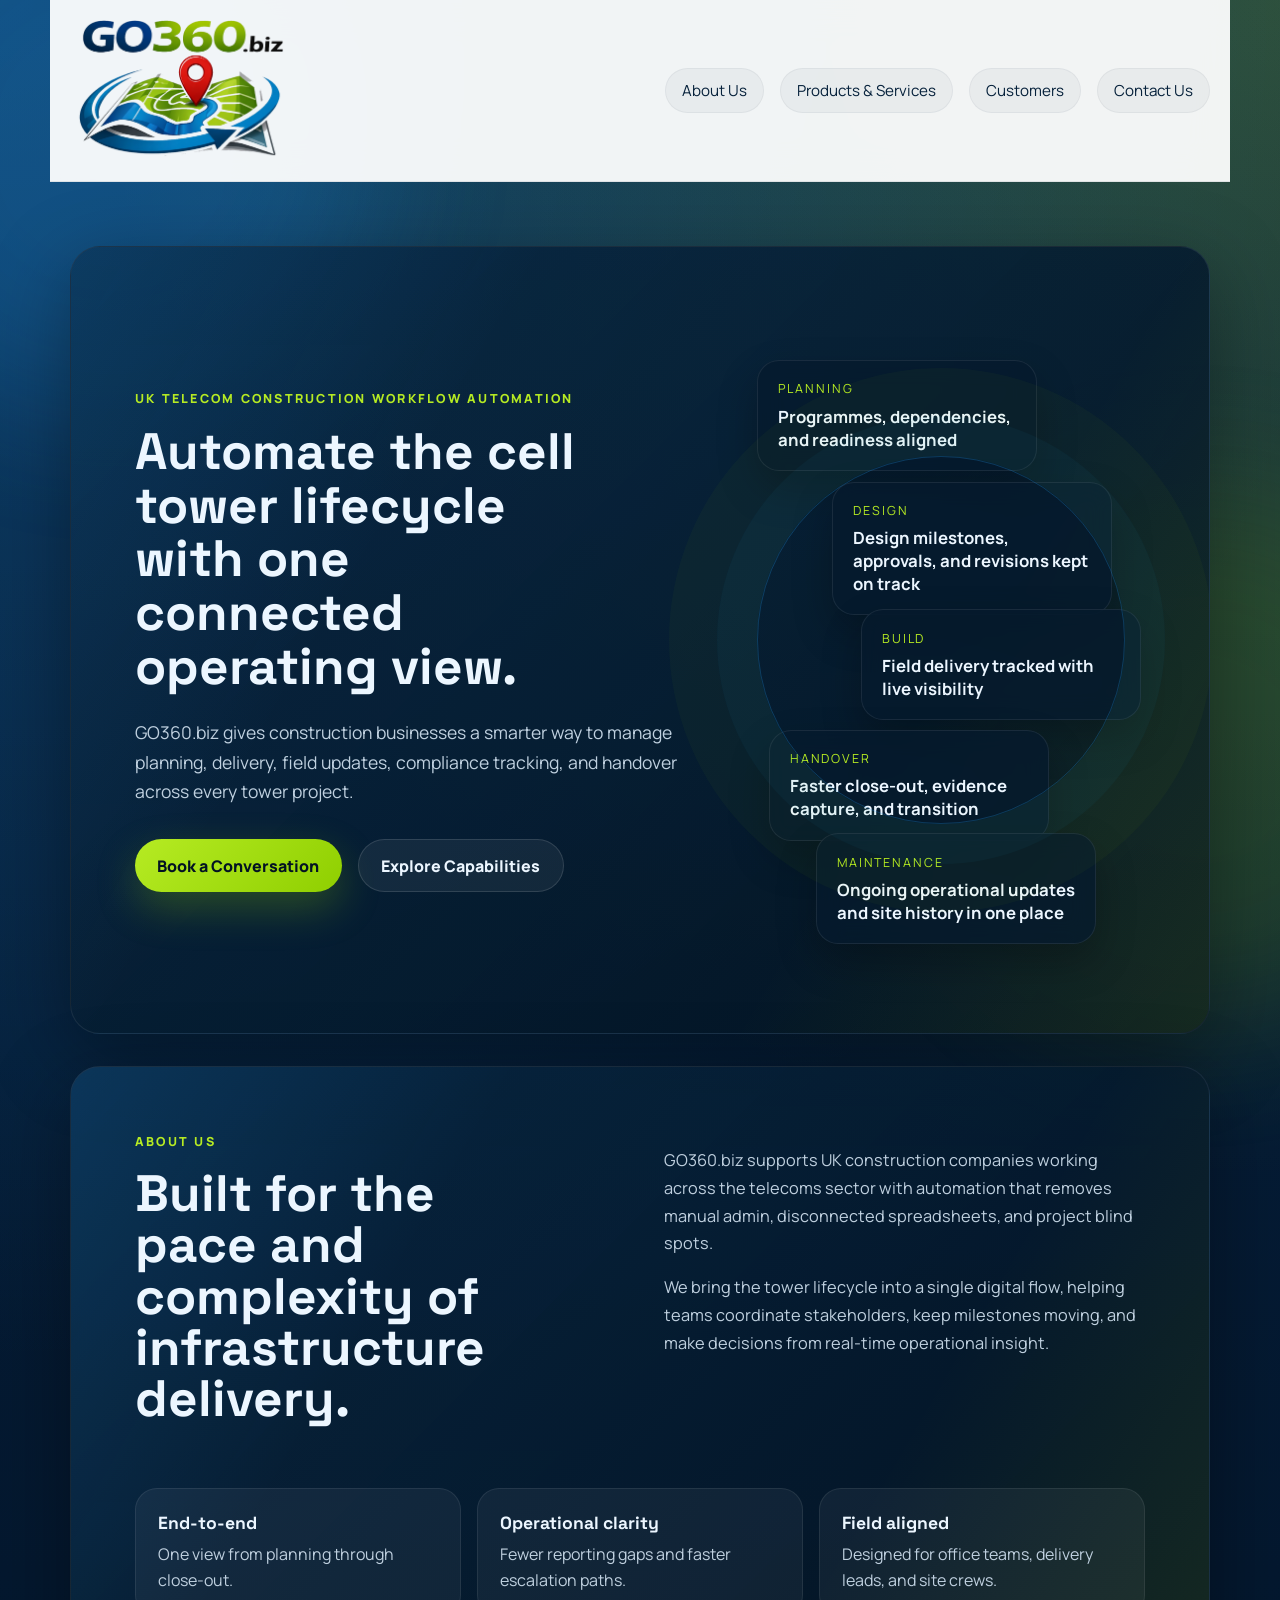
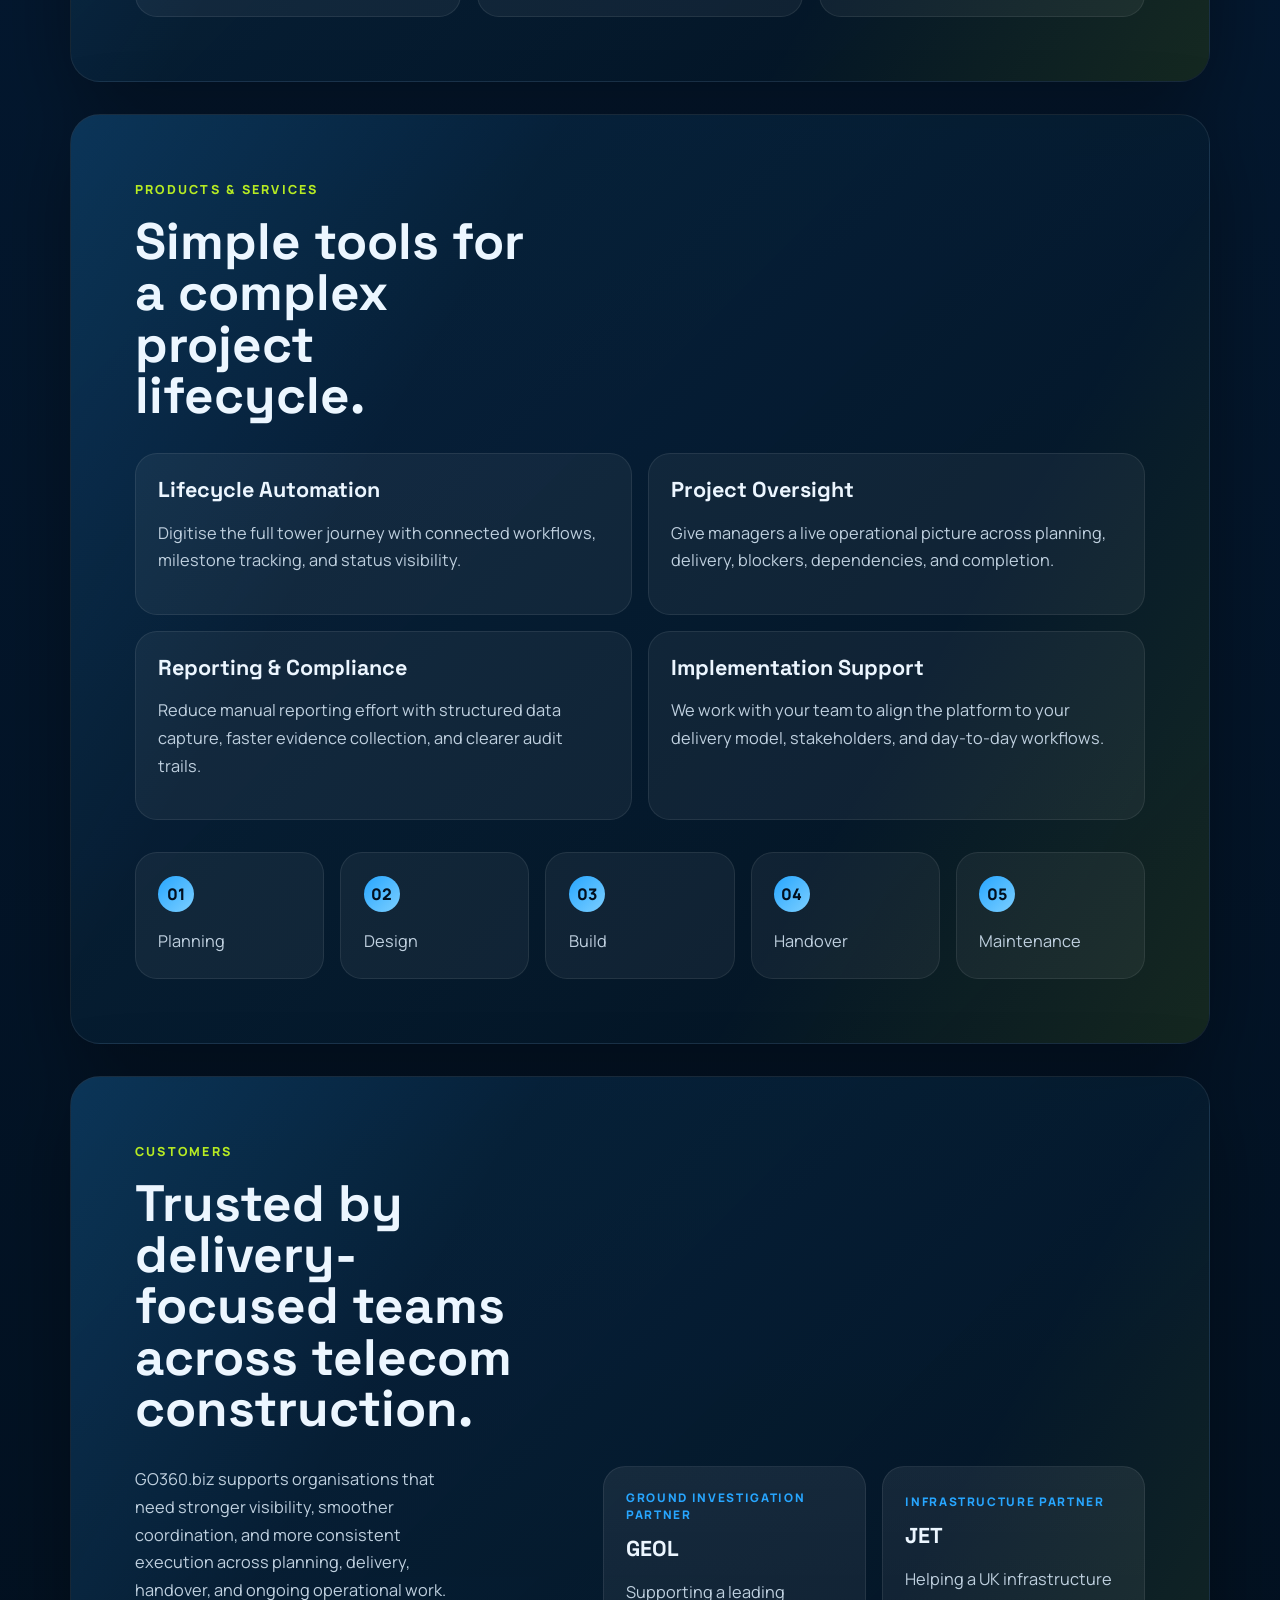
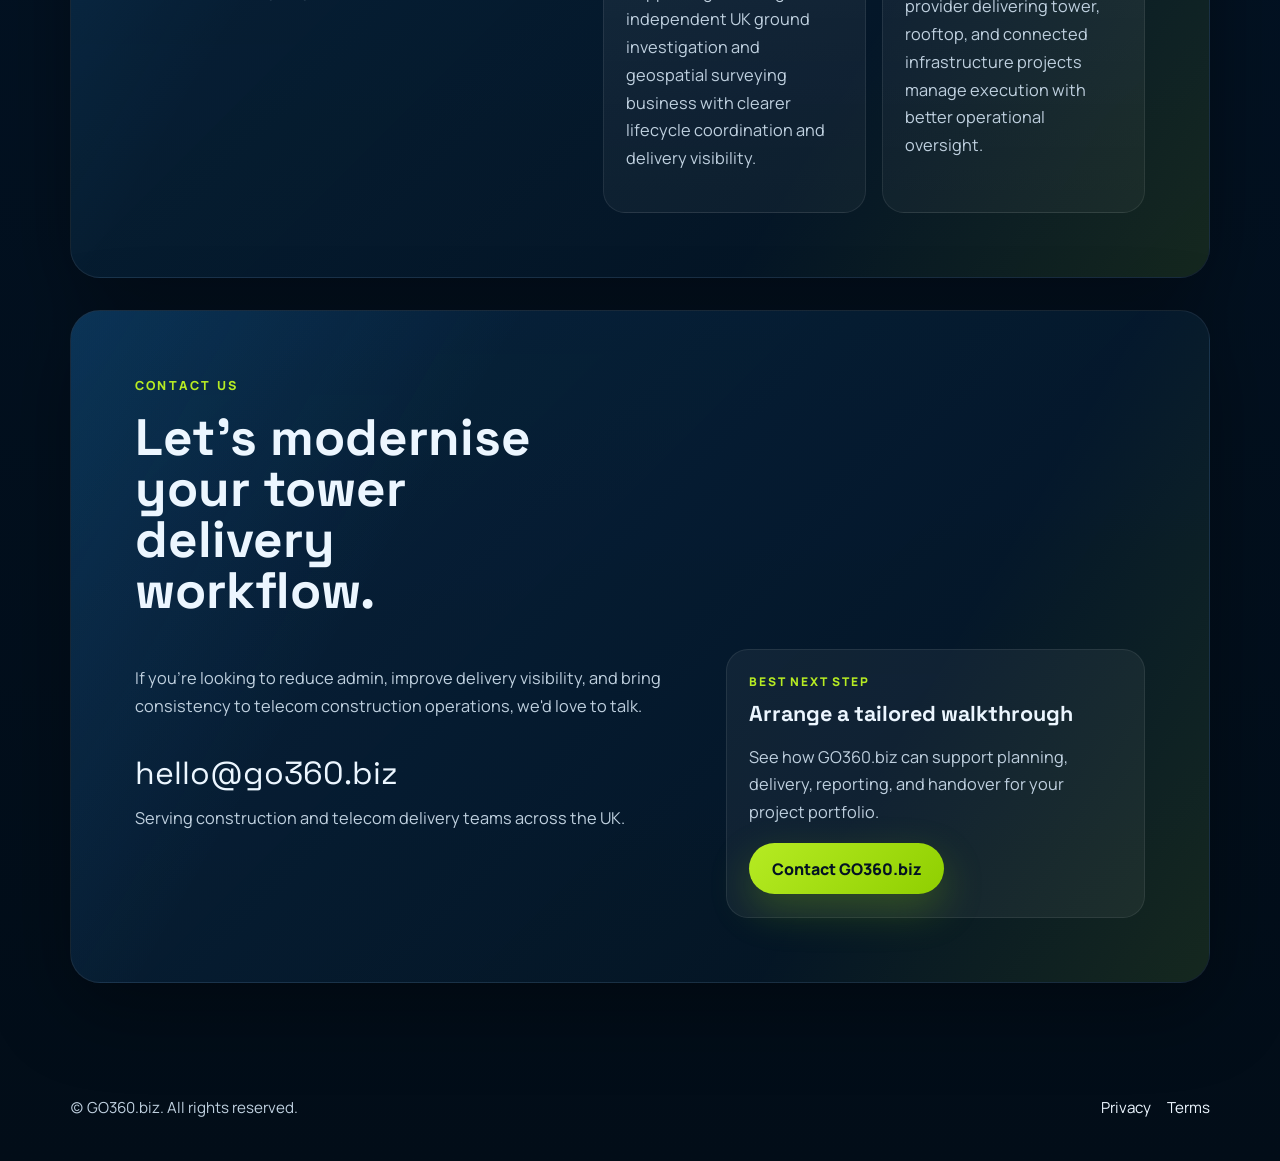
<file: index.html>
<!DOCTYPE html>
<html lang="en">
<head>
  <meta charset="UTF-8">
  <meta name="viewport" content="width=device-width, initial-scale=1.0">
  <title>GO360.biz | Cell Tower Lifecycle Automation</title>
  <meta
    name="description"
    content="GO360.biz helps UK construction teams automate the cell tower lifecycle, from planning and delivery through reporting and close-out."
  >
  <link rel="preconnect" href="https://fonts.googleapis.com">
  <link rel="preconnect" href="https://fonts.gstatic.com" crossorigin>
  <link href="https://fonts.googleapis.com/css2?family=Manrope:wght@400;500;700;800&family=Space+Grotesk:wght@500;700&display=swap" rel="stylesheet">
  <link rel="stylesheet" href="styles.css">
</head>
<body>
  <div class="page-shell">
    <div class="progress-bar" aria-hidden="true"></div>

    <header class="site-header">
      <a class="brand" href="#top" aria-label="GO360.biz home">
        <img src="assets/go360.png" alt="GO360.biz logo">
      </a>

      <nav class="site-nav" aria-label="Primary">
        <a href="#about">About Us</a>
        <a href="#products">Products &amp; Services</a>
        <a href="#customers">Customers</a>
        <a href="#contact">Contact Us</a>
      </nav>
    </header>

    <main id="top">
      <section class="hero section-panel" data-reveal>
        <div class="hero-copy">
          <p class="eyebrow">UK telecom construction workflow automation</p>
          <h1 class="hero-title">Automate the cell tower lifecycle with one connected operating view.</h1>
          <p class="hero-text">
            GO360.biz gives construction businesses a smarter way to manage planning,
            delivery, field updates, compliance tracking, and handover across every tower project.
          </p>
          <div class="hero-actions">
            <a class="button button-primary" href="#contact">Book a Conversation</a>
            <a class="button button-secondary" href="#products">Explore Capabilities</a>
          </div>
        </div>

        <div class="hero-visual" aria-hidden="true">
          <div class="signal-card signal-card-top">
            <span>Planning</span>
            <strong>Programmes, dependencies, and readiness aligned</strong>
          </div>
          <div class="signal-card signal-card-design">
            <span>Design</span>
            <strong>Design milestones, approvals, and revisions kept on track</strong>
          </div>
          <div class="signal-card signal-card-mid">
            <span>Build</span>
            <strong>Field delivery tracked with live visibility</strong>
          </div>
          <div class="signal-card signal-card-bottom">
            <span>Handover</span>
            <strong>Faster close-out, evidence capture, and transition</strong>
          </div>
          <div class="signal-card signal-card-maintenance">
            <span>Maintenance</span>
            <strong>Ongoing operational updates and site history in one place</strong>
          </div>
          <div class="hero-rings"></div>
        </div>
      </section>

      <section id="about" class="section-panel story-grid" data-reveal>
        <div class="section-heading">
          <p class="eyebrow">About Us</p>
          <h2>Built for the pace and complexity of infrastructure delivery.</h2>
        </div>

        <div class="story-copy">
          <p>
            GO360.biz supports UK construction companies working across the telecoms sector with
            automation that removes manual admin, disconnected spreadsheets, and project blind spots.
          </p>
          <p>
            We bring the tower lifecycle into a single digital flow, helping teams coordinate stakeholders,
            keep milestones moving, and make decisions from real-time operational insight.
          </p>
        </div>

        <div class="stats-grid">
          <article class="stat-card">
            <strong>End-to-end</strong>
            <span>One view from planning through close-out.</span>
          </article>
          <article class="stat-card">
            <strong>Operational clarity</strong>
            <span>Fewer reporting gaps and faster escalation paths.</span>
          </article>
          <article class="stat-card">
            <strong>Field aligned</strong>
            <span>Designed for office teams, delivery leads, and site crews.</span>
          </article>
        </div>
      </section>

      <section id="products" class="section-panel offerings" data-reveal>
        <div class="section-heading">
          <p class="eyebrow">Products &amp; Services</p>
          <h2>Simple tools for a complex project lifecycle.</h2>
        </div>

        <div class="offering-grid">
          <article class="offering-card">
            <h3>Lifecycle Automation</h3>
            <p>Digitise the full tower journey with connected workflows, milestone tracking, and status visibility.</p>
          </article>
          <article class="offering-card">
            <h3>Project Oversight</h3>
            <p>Give managers a live operational picture across planning, delivery, blockers, dependencies, and completion.</p>
          </article>
          <article class="offering-card">
            <h3>Reporting &amp; Compliance</h3>
            <p>Reduce manual reporting effort with structured data capture, faster evidence collection, and clearer audit trails.</p>
          </article>
          <article class="offering-card">
            <h3>Implementation Support</h3>
            <p>We work with your team to align the platform to your delivery model, stakeholders, and day-to-day workflows.</p>
          </article>
        </div>

        <div class="process-strip">
          <div class="process-step">
            <span>01</span>
            <p>Planning</p>
          </div>
          <div class="process-step">
            <span>02</span>
            <p>Design</p>
          </div>
          <div class="process-step">
            <span>03</span>
            <p>Build</p>
          </div>
          <div class="process-step">
            <span>04</span>
            <p>Handover</p>
          </div>
          <div class="process-step">
            <span>05</span>
            <p>Maintenance</p>
          </div>
        </div>
      </section>

      <section id="customers" class="section-panel customers-panel" data-reveal>
        <div class="section-heading">
          <p class="eyebrow">Customers</p>
          <h2>Trusted by delivery-focused teams across telecom construction.</h2>
        </div>

        <div class="customers-layout">
          <p class="customers-copy">
            GO360.biz supports organisations that need stronger visibility, smoother coordination,
            and more consistent execution across planning, delivery, handover, and ongoing operational work.
          </p>

          <div class="customer-grid">
            <article class="customer-card">
              <span class="customer-label">Ground Investigation Partner</span>
              <h3>GEOL</h3>
              <p>Supporting a leading independent UK ground investigation and geospatial surveying business with clearer lifecycle coordination and delivery visibility.</p>
            </article>
            <article class="customer-card">
              <span class="customer-label">Infrastructure Partner</span>
              <h3>JET</h3>
              <p>Helping a UK infrastructure provider delivering tower, rooftop, and connected infrastructure projects manage execution with better operational oversight.</p>
            </article>
          </div>
        </div>
      </section>

      <section id="contact" class="section-panel contact-panel" data-reveal>
        <div class="section-heading">
          <p class="eyebrow">Contact Us</p>
          <h2>Let's modernise your tower delivery workflow.</h2>
        </div>

        <div class="contact-layout">
          <div class="contact-copy">
            <p>
              If you're looking to reduce admin, improve delivery visibility, and bring consistency to telecom construction operations,
              we'd love to talk.
            </p>
            <a class="contact-link" href="mailto:hello@go360.biz">hello@go360.biz</a>
            <p class="contact-note">Serving construction and telecom delivery teams across the UK.</p>
          </div>

          <div class="contact-card">
            <p class="contact-card-label">Best next step</p>
            <h3>Arrange a tailored walkthrough</h3>
            <p>See how GO360.biz can support planning, delivery, reporting, and handover for your project portfolio.</p>
            <a class="button button-primary" href="mailto:hello@go360.biz?subject=GO360%20Website%20Enquiry">Contact GO360.biz</a>
          </div>
        </div>
      </section>
    </main>

    <footer class="site-footer">
      <p class="footer-copy">(c) GO360.biz. All rights reserved.</p>
      <div class="footer-links">
        <a href="privacy.html">Privacy</a>
        <a href="terms.html">Terms</a>
      </div>
    </footer>
  </div>

  <script src="script.js"></script>
</body>
</html>
</file>
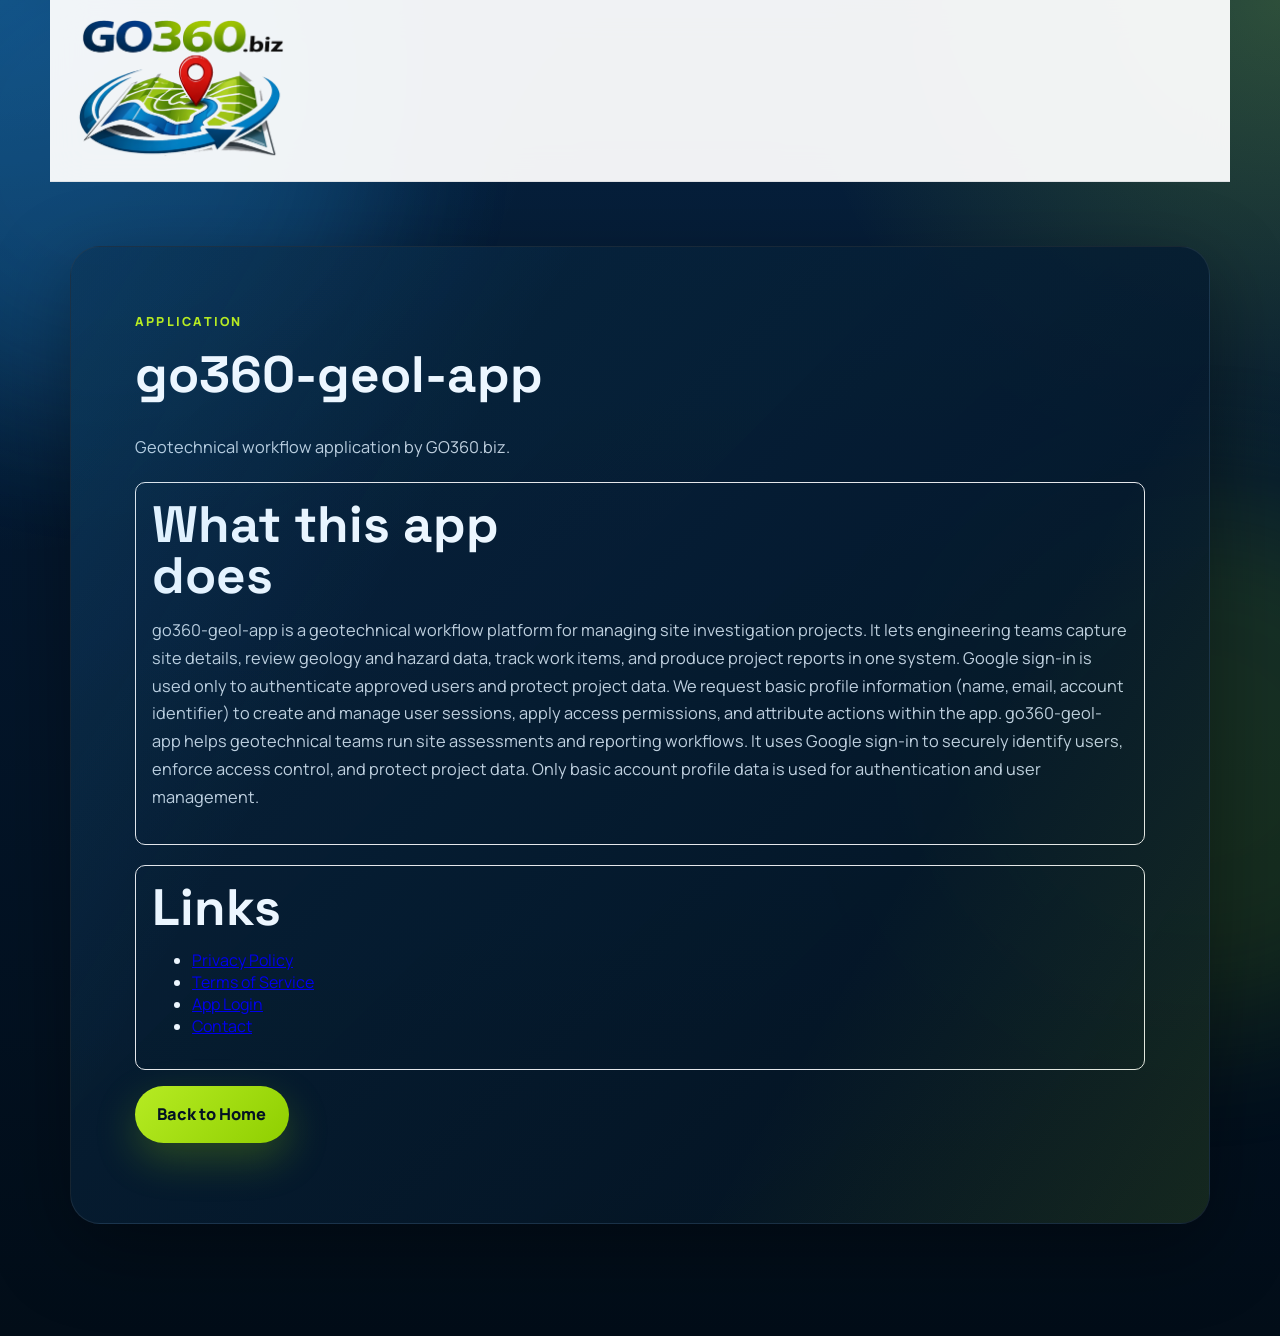
<file: go360-geol-app/index.html>
<!DOCTYPE html>
<html lang="en">
<head>
  <meta charset="UTF-8">
  <meta name="viewport" content="width=device-width, initial-scale=1.0">
  <title>go360-geol-app | GO360.biz</title>
  <meta name="description" content="Geotechnical workflow application by GO360.biz.">
  <link rel="preconnect" href="https://fonts.googleapis.com">
  <link rel="preconnect" href="https://fonts.gstatic.com" crossorigin>
  <link href="https://fonts.googleapis.com/css2?family=Manrope:wght@400;500;700;800&family=Space+Grotesk:wght@500;700&display=swap" rel="stylesheet">
  <link rel="stylesheet" href="../styles.css">
  <style>
    .card { border: 1px solid #e5e7eb; border-radius: 10px; padding: 16px; margin-top: 20px; }
  </style>
</head>
<body>
  <div class="page-shell">
    <header class="site-header">
      <a class="brand" href="../" aria-label="GO360.biz home">
        <img src="../assets/go360.png" alt="GO360.biz logo">
      </a>
    </header>

    <main>
      <section class="section-panel in-view">
        <div class="section-heading">
          <p class="eyebrow">Application</p>
          <h1 class="hero-title">go360-geol-app</h1>
        </div>
        <p class="muted">Geotechnical workflow application by GO360.biz.</p>

        <div class="card">
          <h2>What this app does</h2>
          <p>
go360-geol-app is a geotechnical workflow platform for managing site investigation projects.
It lets engineering teams capture site details, review geology and hazard data, track work items, and produce project reports in one system.
Google sign-in is used only to authenticate approved users and protect project data. We request basic profile information (name, email, account identifier) to create and manage user sessions, apply access permissions, and attribute actions within the app.


go360-geol-app helps geotechnical teams run site assessments and reporting workflows.
It uses Google sign-in to securely identify users, enforce access control, and protect project data.
Only basic account profile data is used for authentication and user management.
          </p>
        </div>

        <div class="card">
          <h2>Links</h2>
          <ul>
            <li><a href="https://go360.biz/privacy">Privacy Policy</a></li>
            <li><a href="https://go360.biz/terms">Terms of Service</a></li>
            <li><a href="https://geol-app.go360.biz/login">App Login</a></li>
            <li><a href="mailto:admin@go360.biz?subject=GO360%20App%20Enquiry">Contact</a></li>
          </ul>
        </div>
        <p><a class="button button-primary" href="../">Back to Home</a></p>
      </section>
    </main>
  </div>

  <script src="../script.js"></script>
</body>
</html>
</file>
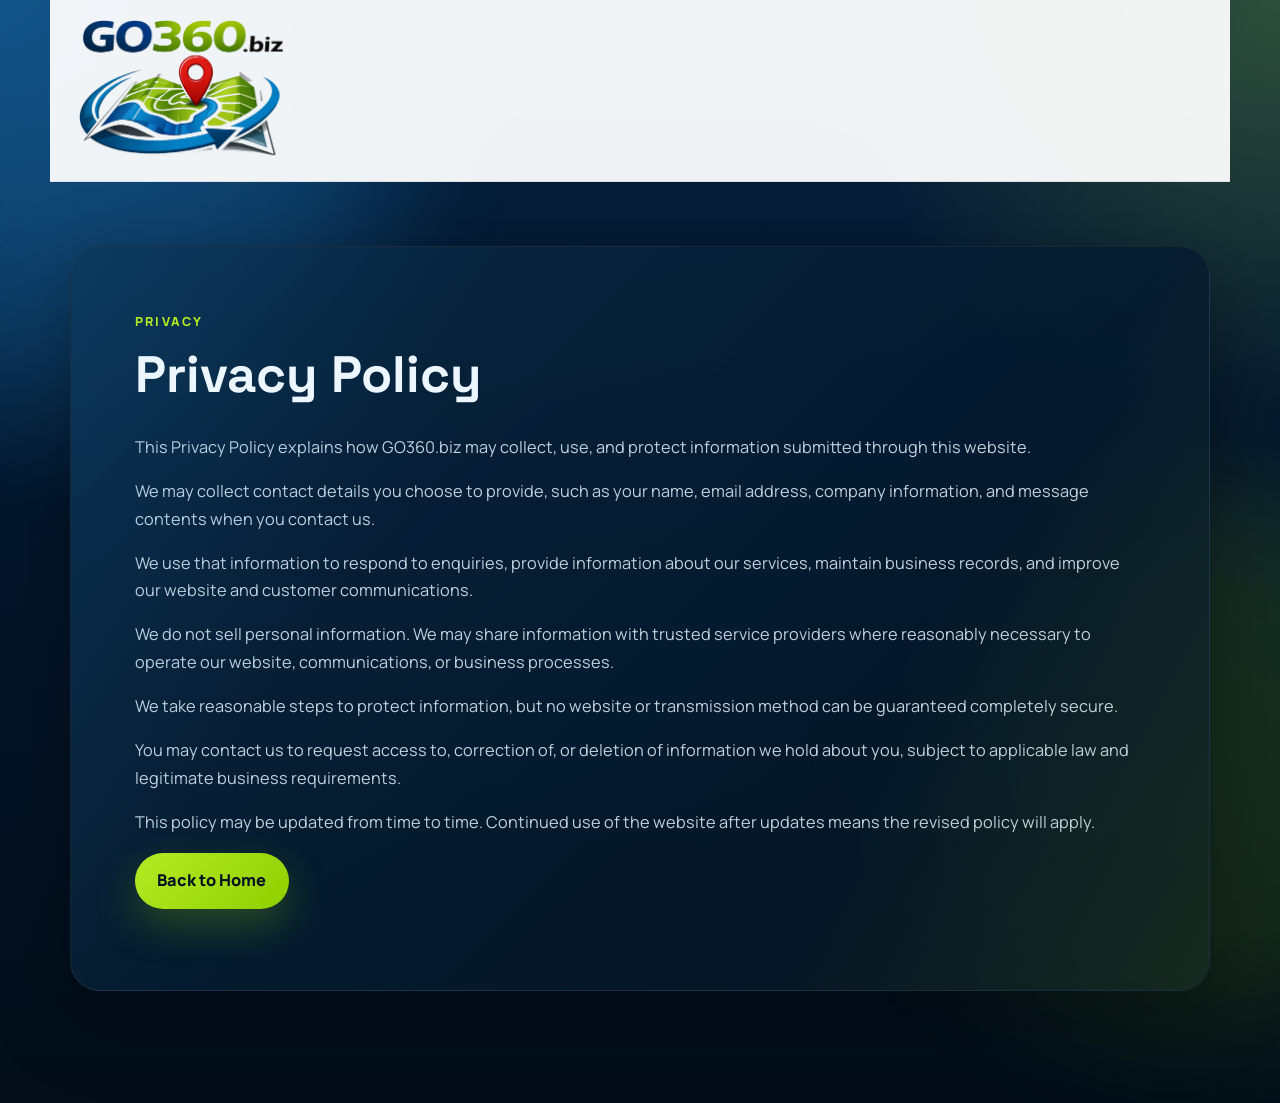
<file: privacy/index.html>
<!DOCTYPE html>
<html lang="en">
<head>
  <meta charset="UTF-8">
  <meta name="viewport" content="width=device-width, initial-scale=1.0">
  <title>Privacy Policy | GO360.biz</title>
  <meta name="description" content="Privacy Policy for GO360.biz.">
  <link rel="preconnect" href="https://fonts.googleapis.com">
  <link rel="preconnect" href="https://fonts.gstatic.com" crossorigin>
  <link href="https://fonts.googleapis.com/css2?family=Manrope:wght@400;500;700;800&family=Space+Grotesk:wght@500;700&display=swap" rel="stylesheet">
  <link rel="stylesheet" href="../styles.css">
</head>
<body>
  <div class="page-shell">
    <header class="site-header">
      <a class="brand" href="../" aria-label="GO360.biz home">
        <img src="../assets/go360.png" alt="GO360.biz logo">
      </a>
    </header>

    <main>
      <section class="section-panel in-view">
        <div class="section-heading">
          <p class="eyebrow">Privacy</p>
          <h1 class="hero-title">Privacy Policy</h1>
        </div>
        <p>This Privacy Policy explains how GO360.biz may collect, use, and protect information submitted through this website.</p>
        <p>We may collect contact details you choose to provide, such as your name, email address, company information, and message contents when you contact us.</p>
        <p>We use that information to respond to enquiries, provide information about our services, maintain business records, and improve our website and customer communications.</p>
        <p>We do not sell personal information. We may share information with trusted service providers where reasonably necessary to operate our website, communications, or business processes.</p>
        <p>We take reasonable steps to protect information, but no website or transmission method can be guaranteed completely secure.</p>
        <p>You may contact us to request access to, correction of, or deletion of information we hold about you, subject to applicable law and legitimate business requirements.</p>
        <p>This policy may be updated from time to time. Continued use of the website after updates means the revised policy will apply.</p>
        <p><a class="button button-primary" href="../">Back to Home</a></p>
      </section>
    </main>
  </div>
</body>
</html>
</file>
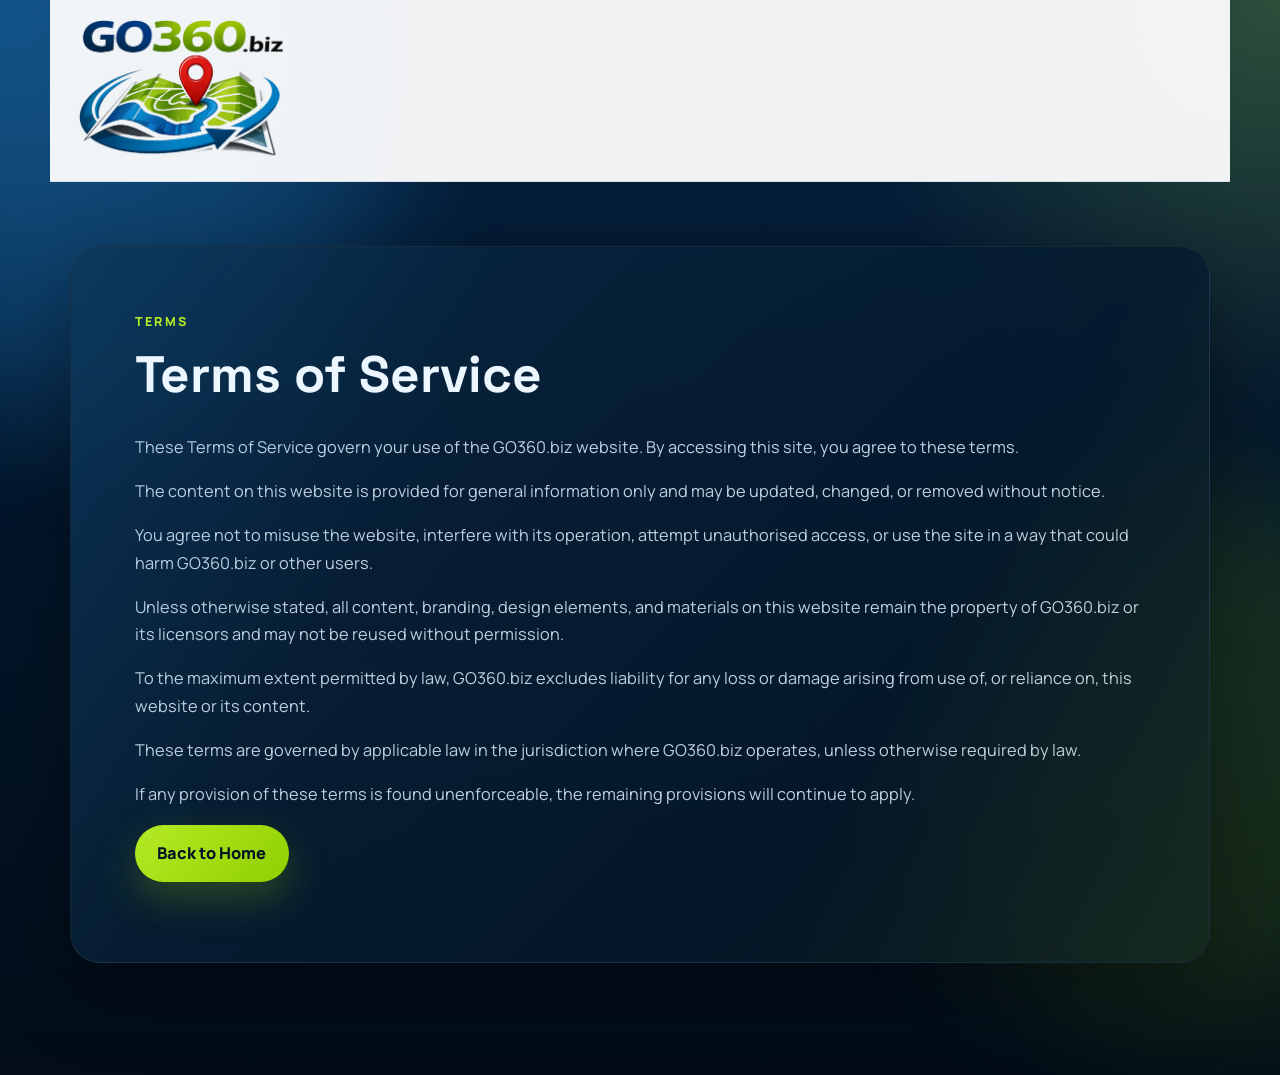
<file: terms/index.html>
<!DOCTYPE html>
<html lang="en">
<head>
  <meta charset="UTF-8">
  <meta name="viewport" content="width=device-width, initial-scale=1.0">
  <title>Terms of Service | GO360.biz</title>
  <meta name="description" content="Terms of Service for GO360.biz.">
  <link rel="preconnect" href="https://fonts.googleapis.com">
  <link rel="preconnect" href="https://fonts.gstatic.com" crossorigin>
  <link href="https://fonts.googleapis.com/css2?family=Manrope:wght@400;500;700;800&family=Space+Grotesk:wght@500;700&display=swap" rel="stylesheet">
  <link rel="stylesheet" href="../styles.css">
</head>
<body>
  <div class="page-shell">
    <header class="site-header">
      <a class="brand" href="../" aria-label="GO360.biz home">
        <img src="../assets/go360.png" alt="GO360.biz logo">
      </a>
    </header>

    <main>
      <section class="section-panel in-view">
        <div class="section-heading">
          <p class="eyebrow">Terms</p>
          <h1 class="hero-title">Terms of Service</h1>
        </div>
        <p>These Terms of Service govern your use of the GO360.biz website. By accessing this site, you agree to these terms.</p>
        <p>The content on this website is provided for general information only and may be updated, changed, or removed without notice.</p>
        <p>You agree not to misuse the website, interfere with its operation, attempt unauthorised access, or use the site in a way that could harm GO360.biz or other users.</p>
        <p>Unless otherwise stated, all content, branding, design elements, and materials on this website remain the property of GO360.biz or its licensors and may not be reused without permission.</p>
        <p>To the maximum extent permitted by law, GO360.biz excludes liability for any loss or damage arising from use of, or reliance on, this website or its content.</p>
        <p>These terms are governed by applicable law in the jurisdiction where GO360.biz operates, unless otherwise required by law.</p>
        <p>If any provision of these terms is found unenforceable, the remaining provisions will continue to apply.</p>
        <p><a class="button button-primary" href="../">Back to Home</a></p>
      </section>
    </main>
  </div>
</body>
</html>
</file>
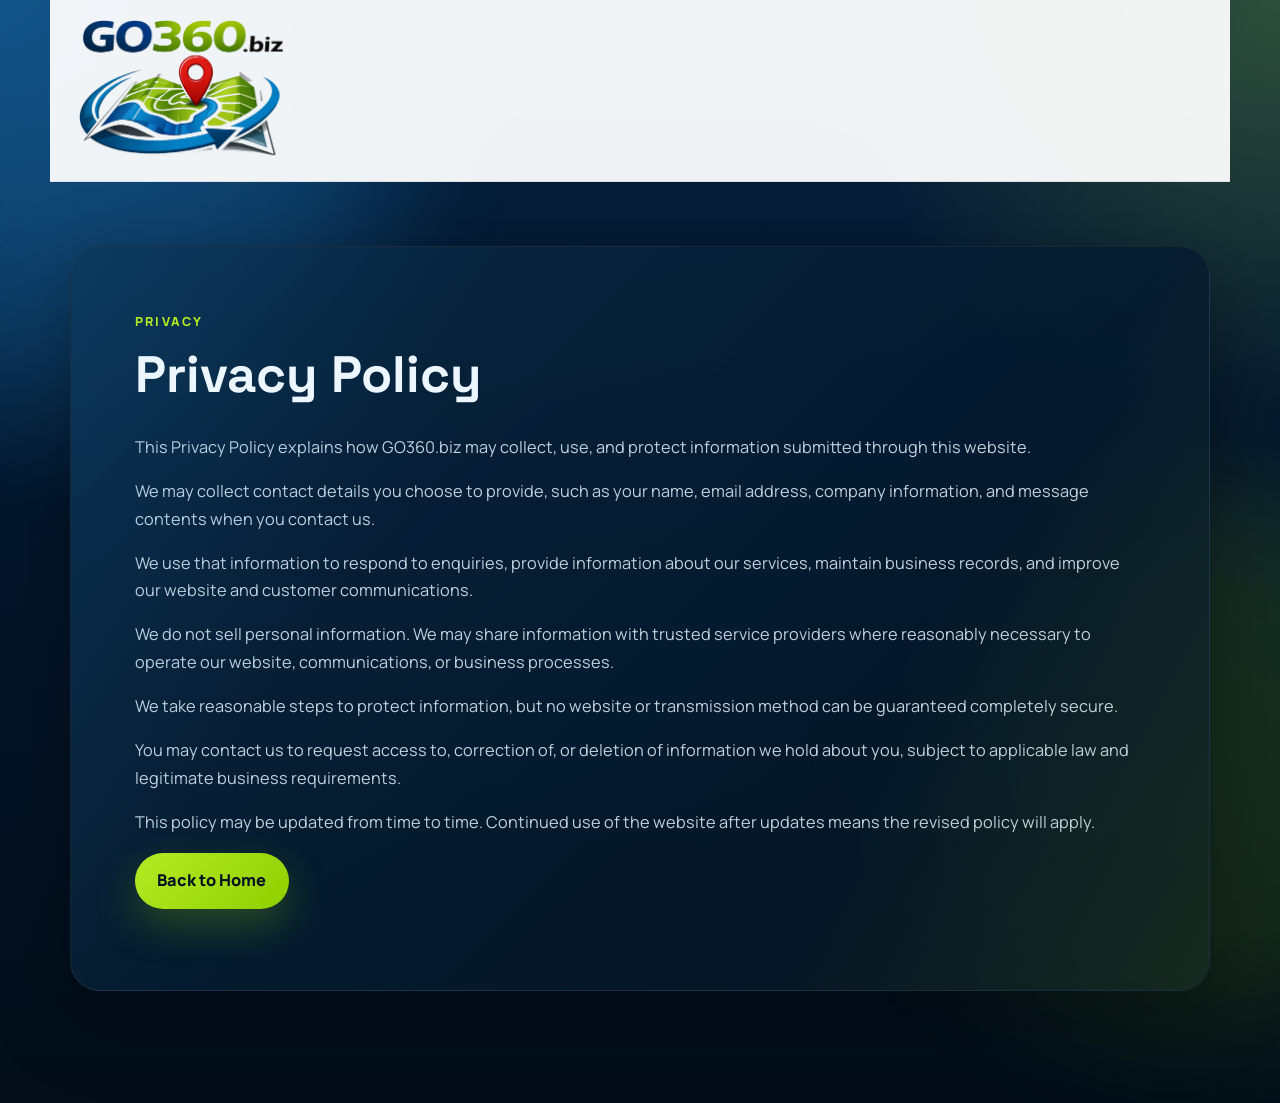
<file: privacy.html>
<!DOCTYPE html>
<html lang="en">
<head>
  <meta charset="UTF-8">
  <meta name="viewport" content="width=device-width, initial-scale=1.0">
  <title>Privacy Policy | GO360.biz</title>
  <meta name="description" content="Privacy Policy for GO360.biz.">
  <link rel="preconnect" href="https://fonts.googleapis.com">
  <link rel="preconnect" href="https://fonts.gstatic.com" crossorigin>
  <link href="https://fonts.googleapis.com/css2?family=Manrope:wght@400;500;700;800&family=Space+Grotesk:wght@500;700&display=swap" rel="stylesheet">
  <link rel="stylesheet" href="styles.css">
</head>
<body>
  <div class="page-shell">
    <header class="site-header">
      <a class="brand" href="./" aria-label="GO360.biz home">
        <img src="assets/go360.png" alt="GO360.biz logo">
      </a>
    </header>

    <main>
      <section class="section-panel in-view">
        <div class="section-heading">
          <p class="eyebrow">Privacy</p>
          <h1 class="hero-title">Privacy Policy</h1>
        </div>
        <p>This Privacy Policy explains how GO360.biz may collect, use, and protect information submitted through this website.</p>
        <p>We may collect contact details you choose to provide, such as your name, email address, company information, and message contents when you contact us.</p>
        <p>We use that information to respond to enquiries, provide information about our services, maintain business records, and improve our website and customer communications.</p>
        <p>We do not sell personal information. We may share information with trusted service providers where reasonably necessary to operate our website, communications, or business processes.</p>
        <p>We take reasonable steps to protect information, but no website or transmission method can be guaranteed completely secure.</p>
        <p>You may contact us to request access to, correction of, or deletion of information we hold about you, subject to applicable law and legitimate business requirements.</p>
        <p>This policy may be updated from time to time. Continued use of the website after updates means the revised policy will apply.</p>
        <p><a class="button button-primary" href="./">Back to Home</a></p>
      </section>
    </main>
  </div>
</body>
</html>
</file>
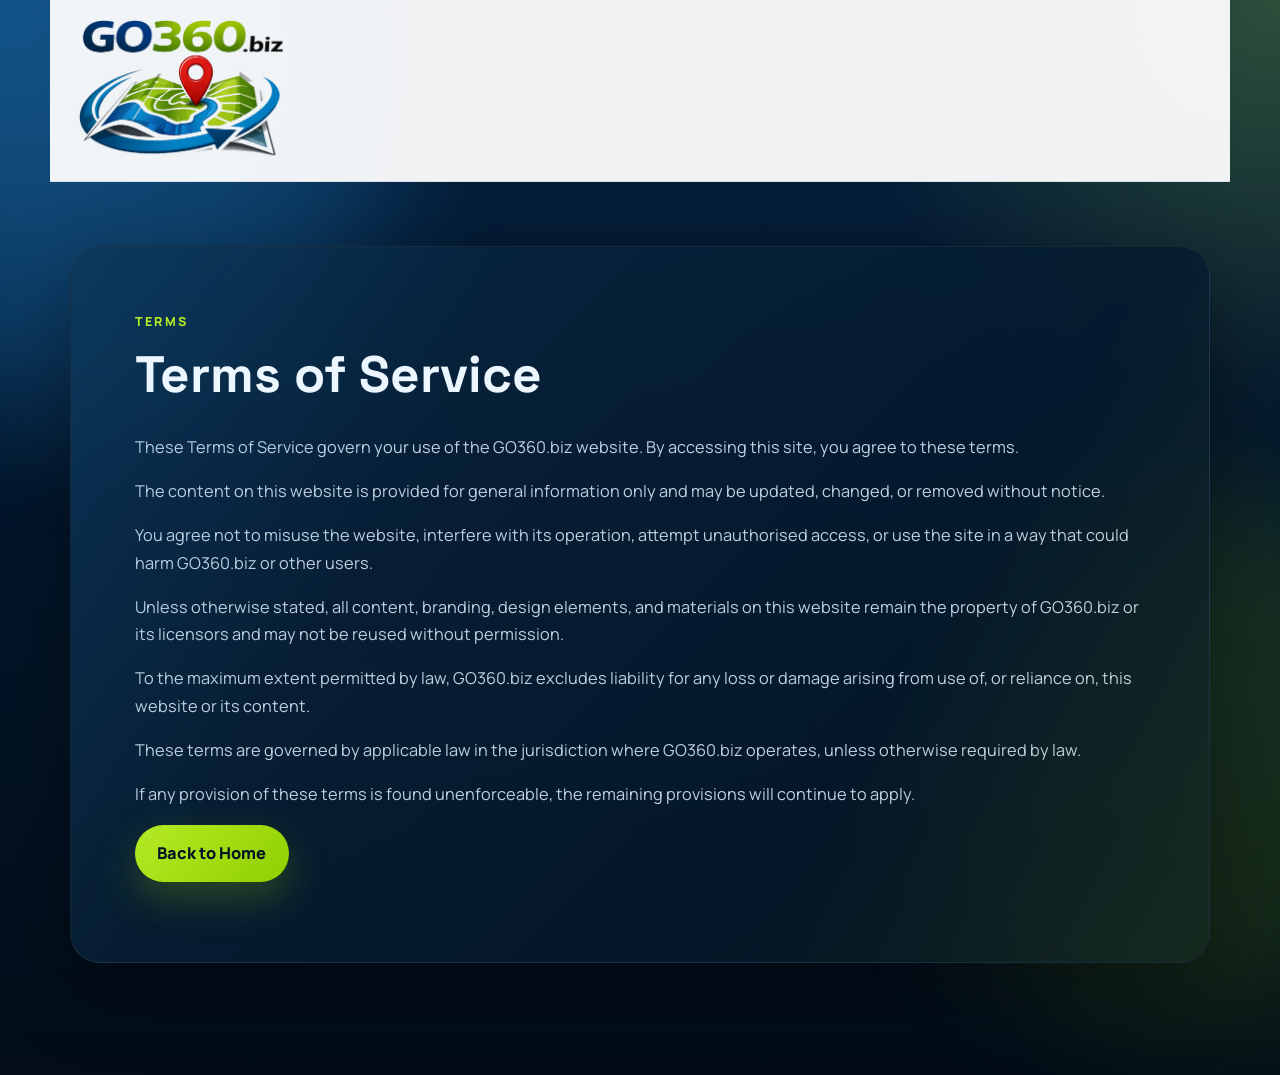
<file: terms.html>
<!DOCTYPE html>
<html lang="en">
<head>
  <meta charset="UTF-8">
  <meta name="viewport" content="width=device-width, initial-scale=1.0">
  <title>Terms of Service | GO360.biz</title>
  <meta name="description" content="Terms of Service for GO360.biz.">
  <link rel="preconnect" href="https://fonts.googleapis.com">
  <link rel="preconnect" href="https://fonts.gstatic.com" crossorigin>
  <link href="https://fonts.googleapis.com/css2?family=Manrope:wght@400;500;700;800&family=Space+Grotesk:wght@500;700&display=swap" rel="stylesheet">
  <link rel="stylesheet" href="styles.css">
</head>
<body>
  <div class="page-shell">
    <header class="site-header">
      <a class="brand" href="./" aria-label="GO360.biz home">
        <img src="assets/go360.png" alt="GO360.biz logo">
      </a>
    </header>

    <main>
      <section class="section-panel in-view">
        <div class="section-heading">
          <p class="eyebrow">Terms</p>
          <h1 class="hero-title">Terms of Service</h1>
        </div>
        <p>These Terms of Service govern your use of the GO360.biz website. By accessing this site, you agree to these terms.</p>
        <p>The content on this website is provided for general information only and may be updated, changed, or removed without notice.</p>
        <p>You agree not to misuse the website, interfere with its operation, attempt unauthorised access, or use the site in a way that could harm GO360.biz or other users.</p>
        <p>Unless otherwise stated, all content, branding, design elements, and materials on this website remain the property of GO360.biz or its licensors and may not be reused without permission.</p>
        <p>To the maximum extent permitted by law, GO360.biz excludes liability for any loss or damage arising from use of, or reliance on, this website or its content.</p>
        <p>These terms are governed by applicable law in the jurisdiction where GO360.biz operates, unless otherwise required by law.</p>
        <p>If any provision of these terms is found unenforceable, the remaining provisions will continue to apply.</p>
        <p><a class="button button-primary" href="./">Back to Home</a></p>
      </section>
    </main>
  </div>
</body>
</html>
</file>
<file: styles.css>
:root {
  --bg: #04182f;
  --bg-deep: #020d18;
  --panel: rgba(4, 27, 47, 0.7);
  --panel-strong: rgba(7, 36, 62, 0.92);
  --text: #ecf6ff;
  --muted: #bfd0df;
  --line: rgba(117, 198, 255, 0.16);
  --blue: #0d75c9;
  --blue-bright: #27a6ff;
  --green: #8fcf00;
  --green-bright: #b6eb23;
  --shadow: 0 24px 80px rgba(0, 0, 0, 0.35);
  --radius-xl: 30px;
  --radius-lg: 22px;
  --max-width: 1180px;
  --scroll-progress: 0;
}

* {
  box-sizing: border-box;
}

html {
  scroll-behavior: smooth;
}

body {
  margin: 0;
  font-family: "Manrope", sans-serif;
  color: var(--text);
  background:
    radial-gradient(circle at top left, rgba(39, 166, 255, 0.25), transparent 30%),
    radial-gradient(circle at top right, rgba(182, 235, 35, 0.22), transparent 26%),
    linear-gradient(180deg, #072341 0%, var(--bg) 36%, var(--bg-deep) 100%);
  overflow-x: hidden;
}

body::before,
body::after {
  content: "";
  position: fixed;
  inset: auto;
  width: 34rem;
  height: 34rem;
  border-radius: 50%;
  filter: blur(70px);
  opacity: 0.28;
  pointer-events: none;
  z-index: 0;
  transform: translate3d(0, calc(var(--scroll-progress) * -90px), 0);
}

body::before {
  top: -8rem;
  left: -10rem;
  background: rgba(39, 166, 255, 0.65);
}

body::after {
  right: -12rem;
  bottom: -8rem;
  background: rgba(143, 207, 0, 0.5);
}

.page-shell {
  position: relative;
  z-index: 1;
}

.progress-bar {
  position: fixed;
  top: 0;
  left: 0;
  width: calc(var(--scroll-progress) * 100%);
  height: 4px;
  background: linear-gradient(90deg, var(--blue-bright), var(--green-bright));
  box-shadow: 0 0 22px rgba(39, 166, 255, 0.65);
  z-index: 20;
}

.site-header {
  position: sticky;
  top: 0;
  display: flex;
  align-items: center;
  justify-content: space-between;
  gap: 1.5rem;
  max-width: var(--max-width);
  margin: 0 auto;
  padding: 1rem 1.25rem;
  backdrop-filter: blur(18px);
  background: rgba(255, 255, 255, 0.94);
  border-bottom: 1px solid rgba(4, 24, 47, 0.08);
  z-index: 15;
}

.brand img {
  width: min(220px, 38vw);
  display: block;
}

.site-nav {
  display: flex;
  gap: 1rem;
  flex-wrap: wrap;
}

.site-nav a {
  color: #06213b;
  text-decoration: none;
  font-size: 0.95rem;
  padding: 0.7rem 1rem;
  border-radius: 999px;
  background: rgba(6, 33, 59, 0.04);
  border: 1px solid rgba(6, 33, 59, 0.05);
  transition: transform 220ms ease, border-color 220ms ease, background 220ms ease;
}

.site-nav a:hover,
.site-nav a:focus-visible {
  transform: translateY(-2px);
  border-color: rgba(13, 117, 201, 0.18);
  background: rgba(13, 117, 201, 0.08);
}

main {
  max-width: var(--max-width);
  margin: 0 auto;
  padding: 2rem 1.25rem 5rem;
}

.site-footer {
  display: flex;
  align-items: center;
  justify-content: space-between;
  gap: 1rem;
  max-width: var(--max-width);
  margin: 0 auto;
  padding: 0 1.25rem 2.5rem;
}

.footer-copy {
  margin: 0;
  font-size: 0.95rem;
}

.footer-links {
  display: flex;
  gap: 1rem;
  flex-wrap: wrap;
}

.footer-links a {
  color: var(--text);
  text-decoration: none;
  font-size: 0.95rem;
}

.footer-links a:hover,
.footer-links a:focus-visible {
  color: var(--green-bright);
}

.section-panel {
  position: relative;
  margin: 2rem 0;
  padding: 4rem;
  border-radius: var(--radius-xl);
  background:
    linear-gradient(135deg, rgba(8, 38, 66, 0.86), rgba(3, 17, 31, 0.9)),
    linear-gradient(180deg, rgba(39, 166, 255, 0.08), rgba(143, 207, 0, 0.03));
  border: 1px solid rgba(255, 255, 255, 0.08);
  box-shadow: var(--shadow);
  overflow: hidden;
  transform: translateY(24px);
  opacity: 0;
  transition: opacity 700ms ease, transform 700ms ease;
}

.section-panel::before {
  content: "";
  position: absolute;
  inset: 0;
  background:
    linear-gradient(120deg, rgba(39, 166, 255, 0.12), transparent 30%),
    linear-gradient(300deg, rgba(182, 235, 35, 0.1), transparent 30%);
  pointer-events: none;
}

.section-panel.in-view {
  opacity: 1;
  transform: translateY(0);
}

.hero {
  min-height: calc(100vh - 7rem);
  display: grid;
  grid-template-columns: 1.15fr 0.85fr;
  align-items: center;
  gap: 3rem;
}

.hero-copy,
.story-copy,
.contact-copy,
.contact-card,
.offering-card,
.stat-card,
.process-step {
  position: relative;
  z-index: 1;
}

.eyebrow {
  margin: 0 0 1rem;
  color: var(--green-bright);
  text-transform: uppercase;
  letter-spacing: 0.18em;
  font-size: 0.78rem;
  font-weight: 800;
}

h1,
h2,
h3 {
  font-family: "Space Grotesk", sans-serif;
  margin: 0;
}

h1 {
  font-size: clamp(3rem, 6vw, 5.7rem);
  line-height: 0.95;
  max-width: 10ch;
}

.hero-title {
  font-size: clamp(2.25rem, 4vw, 3.4rem);
  line-height: 1.05;
  max-width: 14ch;
}

h2 {
  font-size: clamp(2rem, 4vw, 3.2rem);
  line-height: 1;
  max-width: 12ch;
}

h3 {
  font-size: 1.35rem;
  margin-bottom: 0.85rem;
}

p {
  color: var(--muted);
  font-size: 1.02rem;
  line-height: 1.7;
}

.hero-text {
  max-width: 60ch;
  margin: 1.5rem 0 0;
  font-size: 1.1rem;
}

.hero-actions {
  display: flex;
  gap: 1rem;
  flex-wrap: wrap;
  margin-top: 2rem;
}

.button {
  display: inline-flex;
  align-items: center;
  justify-content: center;
  min-height: 3.2rem;
  padding: 0.9rem 1.4rem;
  border-radius: 999px;
  text-decoration: none;
  font-weight: 800;
  transition: transform 220ms ease, box-shadow 220ms ease, background 220ms ease;
}

.button:hover,
.button:focus-visible {
  transform: translateY(-2px);
}

.button-primary {
  color: #031223;
  background: linear-gradient(135deg, var(--green-bright), var(--green));
  box-shadow: 0 16px 40px rgba(143, 207, 0, 0.26);
}

.button-secondary {
  color: var(--text);
  background: rgba(255, 255, 255, 0.06);
  border: 1px solid rgba(255, 255, 255, 0.12);
}

.hero-visual {
  position: relative;
  min-height: 38rem;
  display: flex;
  align-items: center;
  justify-content: center;
}

.hero-rings {
  position: absolute;
  width: min(34rem, 90%);
  aspect-ratio: 1;
  border-radius: 50%;
  border: 1px solid rgba(39, 166, 255, 0.24);
  box-shadow:
    0 0 0 2.5rem rgba(39, 166, 255, 0.04),
    0 0 0 5.5rem rgba(143, 207, 0, 0.04);
  animation: pulse 8s ease-in-out infinite;
}

.signal-card {
  position: absolute;
  width: min(280px, 72%);
  padding: 1.2rem 1.25rem;
  border-radius: var(--radius-lg);
  background: rgba(6, 26, 46, 0.78);
  border: 1px solid rgba(255, 255, 255, 0.08);
  backdrop-filter: blur(12px);
  box-shadow: 0 18px 40px rgba(0, 0, 0, 0.24);
  animation: float 6s ease-in-out infinite;
}

.signal-card span {
  display: block;
  color: var(--green-bright);
  font-size: 0.78rem;
  text-transform: uppercase;
  letter-spacing: 0.15em;
  margin-bottom: 0.45rem;
}

.signal-card strong {
  font-size: 1.05rem;
}

.signal-card-top {
  top: 4%;
  left: 5%;
}

.signal-card-design {
  top: 24%;
  right: 8%;
  animation-delay: -1s;
}

.signal-card-mid {
  top: 45%;
  right: 1%;
  animation-delay: -2s;
}

.signal-card-bottom {
  bottom: 17%;
  left: 8%;
  animation-delay: -4s;
}

.signal-card-maintenance {
  bottom: 0;
  right: 12%;
  animation-delay: -3s;
}

.section-heading {
  position: relative;
  z-index: 1;
  margin-bottom: 2rem;
}

.story-grid {
  display: grid;
  grid-template-columns: 1fr 1fr;
  gap: 2rem 3rem;
  align-items: start;
}

.stats-grid,
.offering-grid,
.customer-grid {
  display: grid;
  gap: 1rem;
}

.stats-grid {
  grid-template-columns: repeat(3, 1fr);
  grid-column: 1 / -1;
}

.stat-card,
.offering-card,
.customer-card,
.contact-card,
.process-step {
  padding: 1.4rem;
  border-radius: var(--radius-lg);
  background: rgba(255, 255, 255, 0.05);
  border: 1px solid rgba(255, 255, 255, 0.08);
}

.stat-card strong {
  display: block;
  margin-bottom: 0.55rem;
  font-family: "Space Grotesk", sans-serif;
  font-size: 1.1rem;
}

.stat-card span {
  color: var(--muted);
  line-height: 1.6;
}

.offering-grid {
  grid-template-columns: repeat(2, 1fr);
}

.offering-card {
  min-height: 100%;
  transition: transform 240ms ease, border-color 240ms ease, background 240ms ease;
}

.offering-card:hover {
  transform: translateY(-4px);
  border-color: rgba(39, 166, 255, 0.32);
  background: rgba(255, 255, 255, 0.08);
}

.customers-layout {
  position: relative;
  z-index: 1;
  display: grid;
  grid-template-columns: 0.9fr 1.1fr;
  gap: 1.5rem;
  align-items: start;
}

.customers-copy {
  margin: 0;
  max-width: 34ch;
}

.customer-grid {
  grid-template-columns: repeat(2, 1fr);
}

.customer-card {
  min-height: 100%;
  background:
    linear-gradient(180deg, rgba(255, 255, 255, 0.07), rgba(255, 255, 255, 0.04));
}

.customer-label {
  display: inline-block;
  margin-bottom: 0.75rem;
  color: var(--blue-bright);
  text-transform: uppercase;
  letter-spacing: 0.14em;
  font-size: 0.74rem;
  font-weight: 800;
}

.process-strip {
  position: relative;
  z-index: 1;
  display: grid;
  grid-template-columns: repeat(5, 1fr);
  gap: 1rem;
  margin-top: 2rem;
}

.process-step span {
  display: inline-flex;
  width: 2.25rem;
  height: 2.25rem;
  align-items: center;
  justify-content: center;
  margin-bottom: 1rem;
  border-radius: 50%;
  color: #02101f;
  font-weight: 800;
  background: linear-gradient(135deg, var(--blue-bright), #7ccfff);
}

.process-step p {
  margin: 0;
}

.contact-layout {
  position: relative;
  z-index: 1;
  display: grid;
  grid-template-columns: 1.15fr 0.85fr;
  gap: 1.5rem;
  align-items: stretch;
}

.contact-link {
  display: inline-block;
  margin: 1rem 0 0.75rem;
  color: var(--text);
  text-decoration: none;
  font-size: clamp(1.3rem, 3vw, 2rem);
  font-family: "Space Grotesk", sans-serif;
}

.contact-note {
  margin: 0;
}

.contact-card-label {
  margin: 0 0 0.5rem;
  color: var(--green-bright);
  text-transform: uppercase;
  letter-spacing: 0.15em;
  font-size: 0.75rem;
  font-weight: 800;
}

@keyframes pulse {
  0%,
  100% {
    transform: scale(0.97);
    opacity: 0.85;
  }

  50% {
    transform: scale(1.03);
    opacity: 1;
  }
}

@keyframes float {
  0%,
  100% {
    transform: translateY(0);
  }

  50% {
    transform: translateY(-10px);
  }
}

@media (max-width: 980px) {
  .hero,
  .story-grid,
  .contact-layout,
  .customers-layout,
  .offering-grid,
  .customer-grid,
  .process-strip,
  .stats-grid {
    grid-template-columns: 1fr;
  }

  .site-header {
    position: static;
    flex-direction: column;
    align-items: flex-start;
  }

  .section-panel {
    padding: 2rem;
  }

  .hero {
    min-height: auto;
  }

  .hero-visual {
    min-height: 34rem;
  }
}

@media (max-width: 640px) {
  main {
    padding: 1.25rem 0.9rem 4rem;
  }

  .site-header {
    padding: 1rem 0.9rem 0;
  }

  .site-nav {
    width: 100%;
  }

  .site-nav a {
    flex: 1 1 calc(50% - 0.5rem);
    text-align: center;
  }

  .section-panel {
    border-radius: 24px;
  }

  .site-footer {
    flex-direction: column;
    align-items: flex-start;
    padding: 0 0.9rem 2rem;
  }

  h1 {
    max-width: 100%;
  }

  .hero-visual {
    min-height: 32rem;
  }

  .signal-card {
    width: 88%;
  }

  .signal-card-top,
  .signal-card-design,
  .signal-card-mid,
  .signal-card-bottom,
  .signal-card-maintenance {
    left: 50%;
    right: auto;
    transform: translateX(-50%);
  }

  .signal-card-top {
    top: 2%;
  }

  .signal-card-design {
    top: 20%;
  }

  .signal-card-mid {
    top: 38%;
  }

  .signal-card-bottom {
    top: 56%;
    bottom: auto;
  }

  .signal-card-maintenance {
    top: 74%;
    bottom: auto;
  }
}

@media (prefers-reduced-motion: reduce) {
  html {
    scroll-behavior: auto;
  }

  *,
  *::before,
  *::after {
    animation: none !important;
    transition: none !important;
  }

  .section-panel {
    opacity: 1;
    transform: none;
  }
}
</file>
